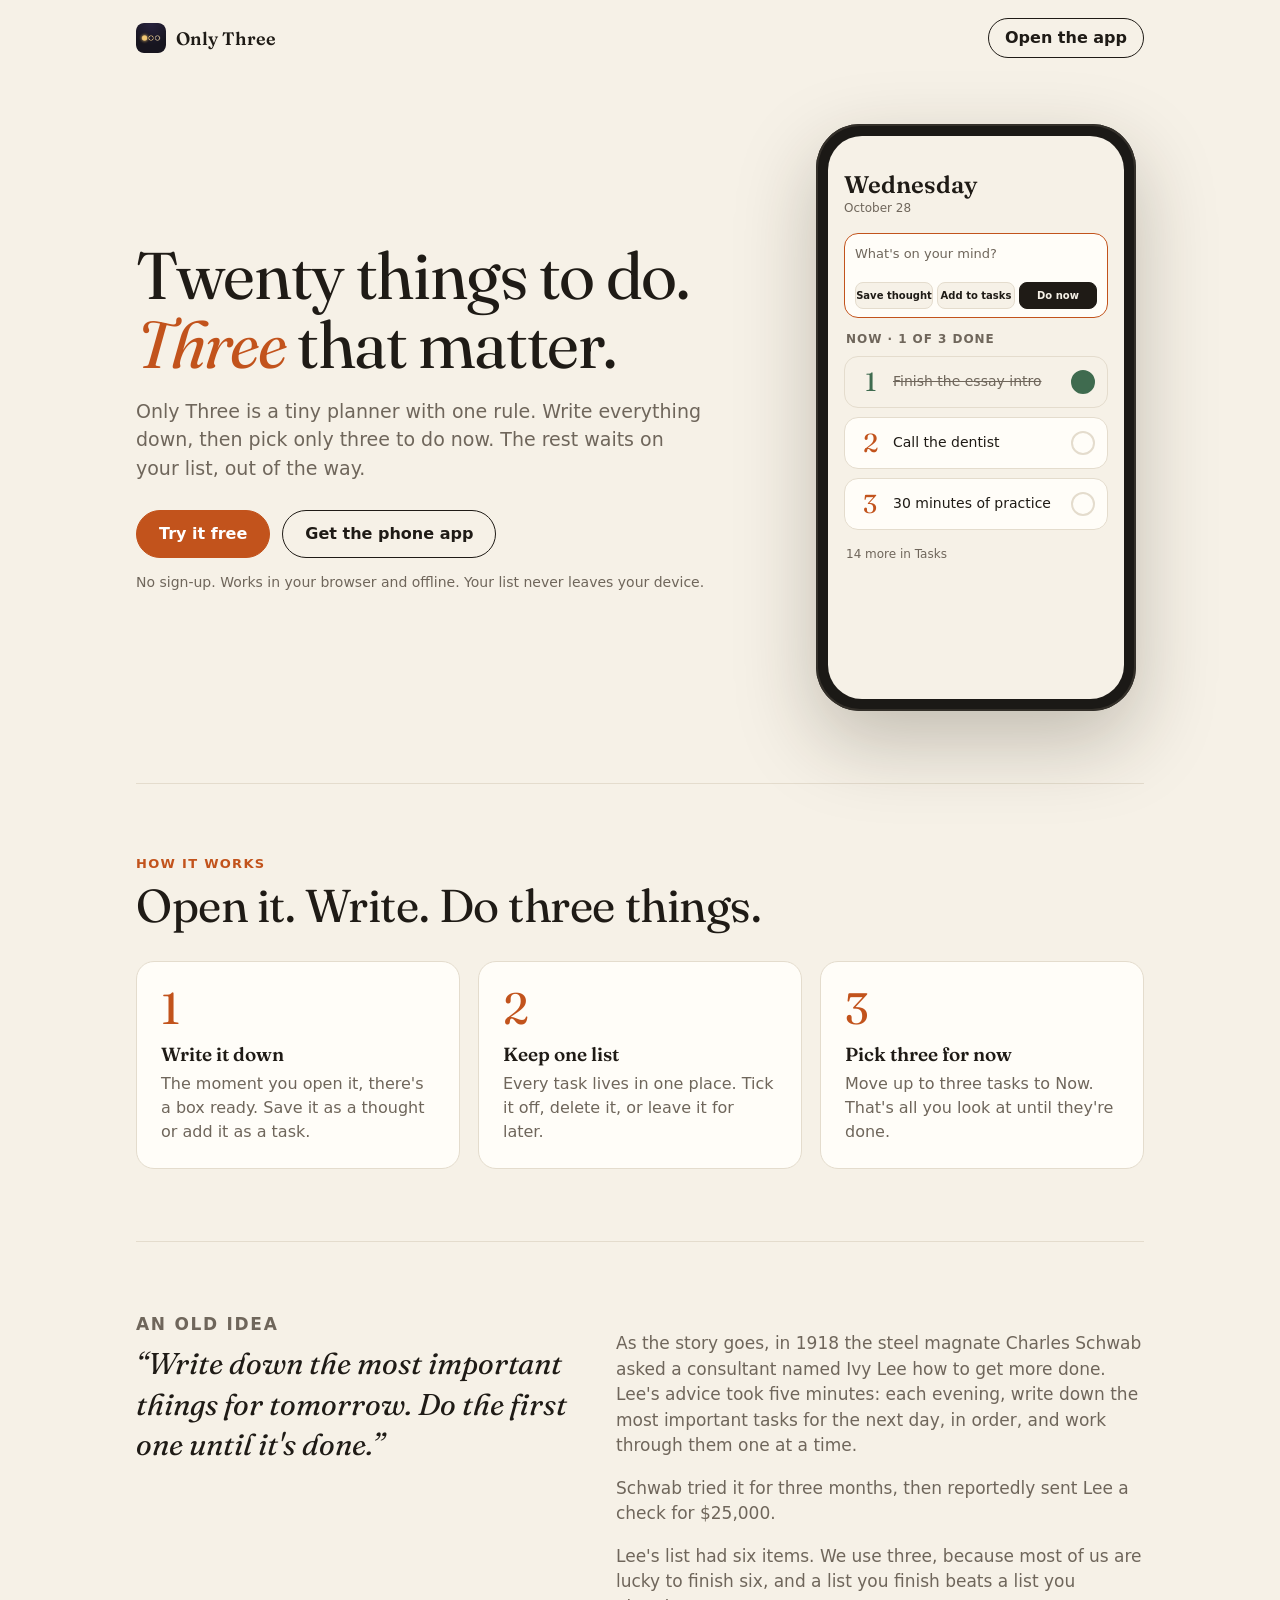
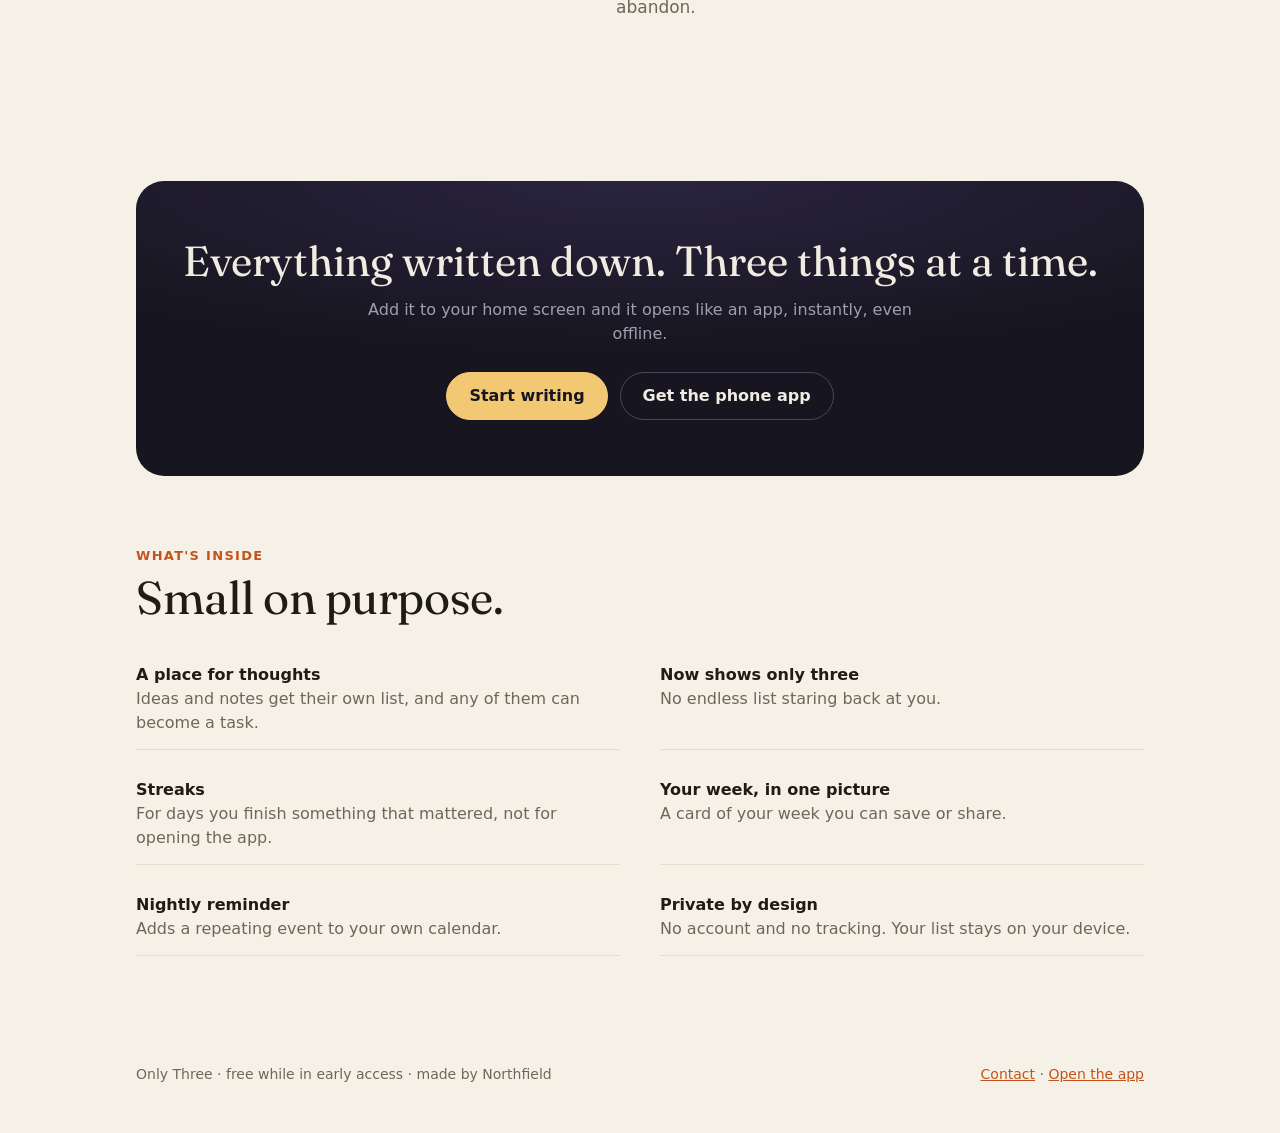
<file: index.html>
<!doctype html>
<html lang="en">
<head>
<meta charset="utf-8">
<meta name="viewport" content="width=device-width, initial-scale=1">
<title>Only Three</title>
<meta name="description" content="Write down what's on your mind, keep one list of everything to do, and pick only three to do now. Free, no sign-up.">
<meta property="og:title" content="Only Three">
<meta property="og:description" content="Every evening, pick the three things that matter tomorrow. Everything else can wait.">
<meta property="og:image" content="icons/icon-512.png">
<meta name="theme-color" content="#f6f1e7">
<link rel="manifest" href="manifest.webmanifest">
<link rel="icon" href="icons/icon.svg" type="image/svg+xml">
<link rel="apple-touch-icon" href="icons/apple-touch-icon.png">
<link rel="preload" href="fonts/fraunces.woff2" as="font" type="font/woff2" crossorigin>
<link rel="stylesheet" href="style.css">
<style>
  .page { max-width: 1040px; margin: 0 auto; padding: 0 16px; }
  .nav { display: flex; align-items: center; justify-content: space-between; padding: 18px 0; }
  .brand { display: flex; align-items: center; gap: 10px; font: 600 18px var(--serif); color: var(--ink); text-decoration: none; }
  .brand img { width: 30px; height: 30px; border-radius: 8px; }
  .hero { display: grid; grid-template-columns: 1.3fr .7fr; gap: 48px; align-items: center; padding: 48px 0 72px; }
  .hero h1 { font: 400 clamp(30px, 9.6vw, 66px)/1.04 var(--serif); letter-spacing: -.02em; margin: 0 0 18px; }
  .hero h1 em { color: var(--accent); }
  .hero p { font-size: 19px; color: var(--muted); max-width: 30em; margin: 0 0 28px; }
  .ctas { display: flex; gap: 12px; flex-wrap: wrap; }
  .tiny { font-size: 14px; color: var(--muted); margin-top: 14px; }

  /* phone mock */
  .phone { justify-self: center; width: min(320px, 100%); aspect-ratio: 9 / 16.5; border-radius: 44px; padding: 12px;
           background: #1b1916; box-shadow: 0 30px 80px rgba(40,30,15,.25), inset 0 0 0 2px #34302a; }
  .screen { height: 100%; border-radius: 34px; background: #f6f1e7; color: #1f1b16; padding: 34px 16px 16px; overflow: hidden; display: flex; flex-direction: column; }
  .screen h4 { font: 600 24px var(--serif); margin: 0; }
  .screen .s { font-size: 12px; color: #6f665b; margin-bottom: 16px; }
  .m-item { display: grid; grid-template-columns: 30px 1fr 26px; align-items: center; gap: 8px; background: #fffdf8; border: 1px solid #e4dccd;
            border-radius: 14px; padding: 12px 10px; margin-bottom: 9px; font-size: 14px; }
  .m-item b { font: 400 26px/1 var(--serif); color: #c2531c; text-align: center; }
  .m-item i { width: 24px; height: 24px; border-radius: 50%; border: 2px solid #e4dccd; }
  .m-item.d { background: transparent; } .m-item.d span { color: #6f665b; text-decoration: line-through; }
  .m-item.d b { color: #3f6b4f; } .m-item.d i { background: #3f6b4f; border-color: #3f6b4f; }
  .m-write { background: #fffdf8; border: 1px solid #c2531c; border-radius: 14px; padding: 10px 10px 8px; font-size: 13px; color: #6f665b; }
  .m-write span { display: flex; gap: 4px; margin-top: 18px; }
  .m-write i { font-style: normal; flex: 1; text-align: center; font-size: 10px; font-weight: 600; color: #1f1b16; border: 1px solid #e4dccd; border-radius: 8px; padding: 5px 0; background: #f6f1e7; }
  .m-write i.p { background: #1f1b16; color: #f6f1e7; border-color: #1f1b16; }
  .m-dusk { margin-top: auto; background: #17151f; color: #f1ece2; border-radius: 14px; padding: 12px; font-size: 13px; display: flex; justify-content: space-between; align-items: center; }
  .m-dusk span:last-child { background: #f3c873; color: #17151f; border-radius: 999px; padding: 4px 10px; font-weight: 600; }

  section.band { padding: 72px 0; border-top: 1px solid var(--line); }
  .kicker { font: 600 13px var(--sans); letter-spacing: .1em; text-transform: uppercase; color: var(--accent); margin: 0 0 10px; }
  h2.big { font: 400 clamp(30px, 4.5vw, 46px)/1.1 var(--serif); margin: 0 0 18px; letter-spacing: -.01em; }
  .steps { display: grid; grid-template-columns: repeat(3, 1fr); gap: 18px; margin-top: 30px; }
  .step { background: var(--card); border: 1px solid var(--line); border-radius: var(--radius); padding: 24px; }
  .step b { font: 400 44px/1 var(--serif); color: var(--accent); display: block; margin-bottom: 12px; }
  .step h3 { font: 600 19px var(--serif); margin: 0 0 6px; }
  .step p { margin: 0; color: var(--muted); }

  .story { display: grid; grid-template-columns: .9fr 1.1fr; gap: 48px; align-items: start; }
  .story blockquote { margin: 0; font: italic 400 clamp(22px, 3vw, 30px)/1.35 var(--serif); }
  .story p { color: var(--muted); font-size: 17px; }

  .dusk { background: radial-gradient(120% 90% at 50% 0%, #2a2440, #17151f 65%); color: #f1ece2; border-radius: 28px; padding: 56px 32px; text-align: center; margin: 72px 0; }
  .dusk h2 { font: 400 clamp(28px, 4vw, 42px)/1.15 var(--serif); margin: 0 0 12px; }
  .dusk p { color: #a49cae; max-width: 34em; margin: 0 auto 26px; }
  .dusk .btn { background: #f3c873; border-color: #f3c873; color: #17151f; }
  .dusk .btn.ghost { background: transparent; color: #f1ece2; border-color: #4a4462; }

  .feats { display: grid; grid-template-columns: repeat(2, 1fr); gap: 14px 40px; margin-top: 26px; }
  .feats div { padding: 14px 0; border-bottom: 1px solid var(--line); }
  .feats b { display: block; font-weight: 600; }
  .feats span { color: var(--muted); }

  footer { padding: 36px 0 48px; color: var(--muted); font-size: 14px; display: flex; justify-content: space-between; gap: 16px; flex-wrap: wrap; }

  @media (max-width: 820px) {
    .hero, .story { grid-template-columns: 1fr; gap: 36px; }
    .hero { padding-top: 24px; }
    .phone { width: min(270px, 80%); }
    .steps, .feats { grid-template-columns: 1fr; }
    .dusk { padding: 40px 20px; }
  }
</style>
</head>
<body>
<div class="page">
  <div class="nav">
    <a class="brand" href="./"><img src="icons/icon-192.png" alt="">Only Three</a>
    <a class="btn ghost" href="app.html" style="min-height:40px;padding:0 16px">Open the app</a>
  </div>

  <div class="hero">
    <div>
      <h1><span style="white-space:nowrap">Twenty things to do.</span><br><em>Three</em> that matter.</h1>
      <p>Only Three is a tiny planner with one rule. Write everything down, then pick only three to do now. The rest waits on your list, out of the way.</p>
      <div class="ctas">
        <a class="btn accent" href="app.html">Try it free</a>
        <a class="btn ghost" data-waitlist href="#">Get the phone app</a>
      </div>
      <div class="tiny">No sign-up. Works in your browser and offline. Your list never leaves your device.</div>
    </div>
    <div class="phone" aria-hidden="true">
      <div class="screen">
        <h4>Wednesday</h4><div class="s">October 28</div>
        <div class="m-write">What's on your mind?<span><i>Save thought</i><i>Add to tasks</i><i class="p">Do now</i></span></div>
        <div class="s" style="margin:12px 2px 8px;font-weight:600;letter-spacing:.08em">NOW · 1 OF 3 DONE</div>
        <div class="m-item d"><b>1</b><span>Finish the essay intro</span><i></i></div>
        <div class="m-item"><b>2</b><span>Call the dentist</span><i></i></div>
        <div class="m-item"><b>3</b><span>30 minutes of practice</span><i></i></div>
        <div class="s" style="margin:6px 2px 0">14 more in Tasks</div>
      </div>
    </div>
  </div>

  <section class="band">
    <p class="kicker">How it works</p>
    <h2 class="big">Open it. Write. Do three things.</h2>
    <div class="steps">
      <div class="step"><b>1</b><h3>Write it down</h3><p>The moment you open it, there's a box ready. Save it as a thought or add it as a task.</p></div>
      <div class="step"><b>2</b><h3>Keep one list</h3><p>Every task lives in one place. Tick it off, delete it, or leave it for later.</p></div>
      <div class="step"><b>3</b><h3>Pick three for now</h3><p>Move up to three tasks to Now. That's all you look at until they're done.</p></div>
    </div>
  </section>

  <section class="band story">
    <div>
      <p class="kicker">An old idea</p>
      <blockquote>“Write down the most important things for tomorrow. Do the first one until it's done.”</blockquote>
    </div>
    <div>
      <p>As the story goes, in 1918 the steel magnate Charles Schwab asked a consultant named Ivy Lee how to get more done. Lee's advice took five minutes: each evening, write down the most important tasks for the next day, in order, and work through them one at a time.</p>
      <p>Schwab tried it for three months, then reportedly sent Lee a check for $25,000.</p>
      <p>Lee's list had six items. We use three, because most of us are lucky to finish six, and a list you finish beats a list you abandon.</p>
    </div>
  </section>

  <div class="dusk">
    <h2>Everything written down. Three things at a time.</h2>
    <p>Add it to your home screen and it opens like an app, instantly, even offline.</p>
    <div class="ctas" style="justify-content:center"><a class="btn" href="app.html?write=1">Start writing</a><a class="btn ghost" data-waitlist href="#">Get the phone app</a></div>
  </div>

  <section class="band" style="border-top:0;padding-top:0">
    <p class="kicker">What's inside</p>
    <h2 class="big">Small on purpose.</h2>
    <div class="feats">
      <div><b>A place for thoughts</b><span>Ideas and notes get their own list, and any of them can become a task.</span></div>
      <div><b>Now shows only three</b><span>No endless list staring back at you.</span></div>
      <div><b>Streaks</b><span>For days you finish something that mattered, not for opening the app.</span></div>
      <div><b>Your week, in one picture</b><span>A card of your week you can save or share.</span></div>
      <div><b>Nightly reminder</b><span>Adds a repeating event to your own calendar.</span></div>
      <div><b>Private by design</b><span>No account and no tracking. Your list stays on your device.</span></div>
    </div>
  </section>

  <footer>
    <span>Only Three · free while in early access · made by Northfield</span>
    <span><a data-contact href="#">Contact</a> · <a href="app.html">Open the app</a></span>
  </footer>
</div>
<script src="config.js"></script>
<script>
  (function () {
    var C = window.ONLY_THREE || {};
    var wl = C.waitlistUrl || "mailto:" + C.contactEmail + "?subject=" + encodeURIComponent("Only Three phone app waitlist") +
      "&body=" + encodeURIComponent("Please tell me when the phone app is out.");
    document.querySelectorAll("[data-waitlist]").forEach(function (a) { a.href = wl; if (C.waitlistUrl) { a.target = "_blank"; a.rel = "noopener"; } });
    document.querySelectorAll("[data-contact]").forEach(function (a) { a.href = "mailto:" + C.contactEmail; });
    if (C.goatcounter) { var s = document.createElement("script"); s.async = true; s.src = "//gc.zgo.at/count.js";
      s.dataset.goatcounter = "https://" + C.goatcounter + ".goatcounter.com/count"; document.body.appendChild(s); }
  })();
</script>
</body>
</html>
</file>
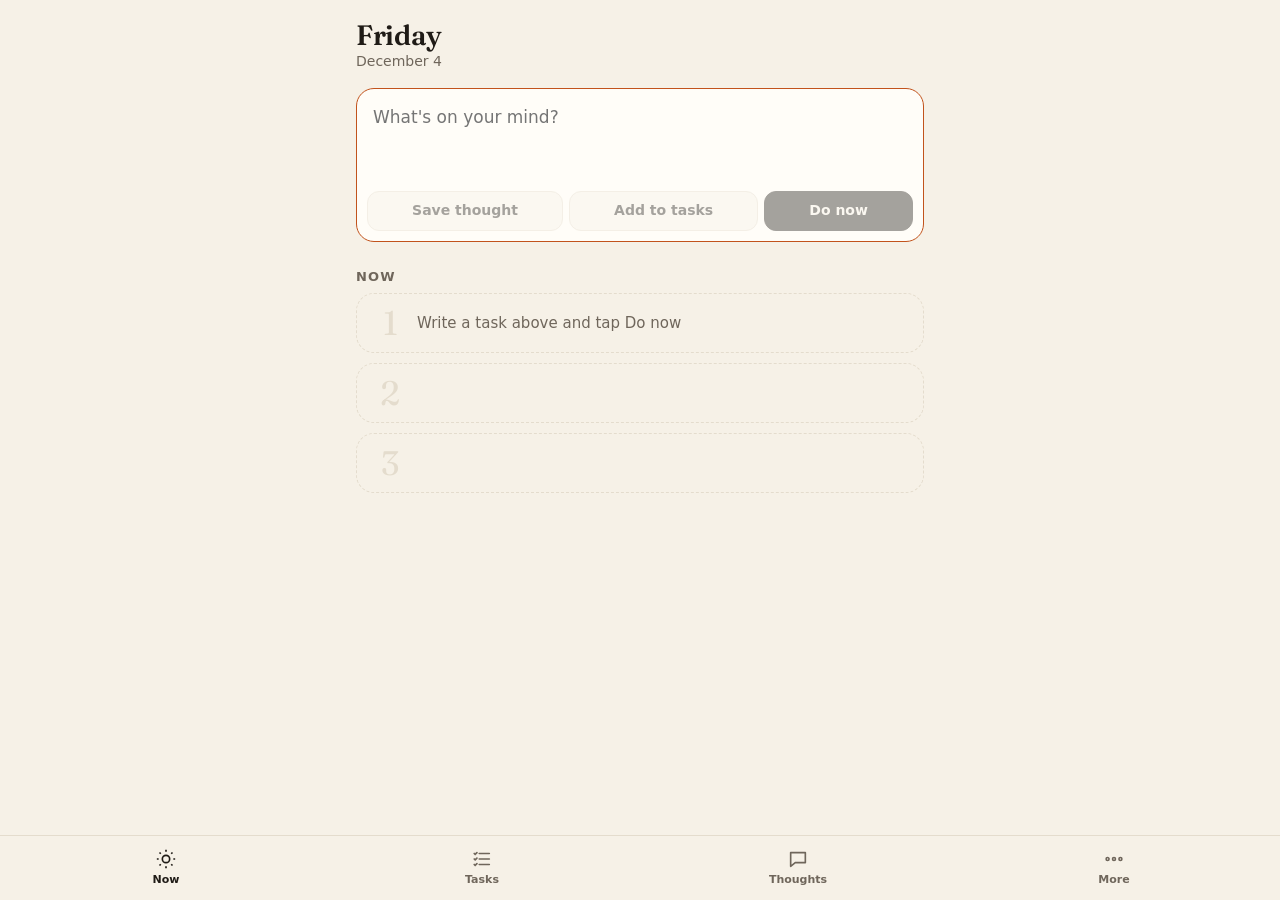
<file: app.html>
<!doctype html>
<html lang="en">
<head>
<meta charset="utf-8">
<meta name="viewport" content="width=device-width, initial-scale=1, viewport-fit=cover, interactive-widget=resizes-content">
<title>Only Three</title>
<meta name="description" content="Write down what's on your mind, keep one list of tasks, and pick up to three to do now.">
<meta name="theme-color" content="#f6f1e7" media="(prefers-color-scheme: light)">
<meta name="theme-color" content="#15130f" media="(prefers-color-scheme: dark)">
<meta name="apple-mobile-web-app-capable" content="yes">
<meta name="mobile-web-app-capable" content="yes">
<meta name="apple-mobile-web-app-status-bar-style" content="default">
<meta name="apple-mobile-web-app-title" content="Only Three">
<link rel="manifest" href="manifest.webmanifest">
<link rel="icon" href="icons/icon.svg" type="image/svg+xml">
<link rel="apple-touch-icon" href="icons/apple-touch-icon.png">
<link rel="preload" href="fonts/fraunces.woff2" as="font" type="font/woff2" crossorigin>
<link rel="stylesheet" href="style.css">
<style>
  body { min-height: 100dvh; padding-bottom: calc(76px + env(safe-area-inset-bottom)); }
  .wrap { max-width: 600px; margin: 0 auto; padding: calc(16px + env(safe-area-inset-top)) 16px 28px; }
  header.top { display: flex; align-items: center; justify-content: space-between; gap: 12px; margin: 4px 0 16px; min-height: 40px; }
  header.top h1 { font: 600 28px/1.1 var(--serif); margin: 0; letter-spacing: -.01em; }
  header.top .sub { color: var(--muted); font-size: 14px; }
  .chip { display: inline-flex; align-items: center; gap: 6px; font-size: 13px; font-weight: 600; color: var(--accent);
          background: var(--accent-soft); border-radius: 999px; padding: 4px 10px; white-space: nowrap; }
  .chip .dot { width: 7px; height: 7px; border-radius: 50%; background: currentColor; }
  .h2 { display: flex; align-items: baseline; justify-content: space-between; gap: 10px; margin: 28px 0 10px; }
  .h2 h2 { font: 600 13px/1 var(--sans); letter-spacing: .09em; text-transform: uppercase; color: var(--muted); margin: 0; }
  .h2 .linkish { font-size: 14px; }
  .linkish { background: none; border: 0; padding: 4px 0; color: var(--accent); font-weight: 600; font-size: 15px; }

  /* the write box: always ready */
  .write { background: var(--card); border: 1px solid var(--line); border-radius: var(--radius); padding: 4px; transition: border-color .15s; }
  .write:focus-within { border-color: var(--accent); }
  .write textarea { display: block; width: 100%; min-height: 92px; max-height: 50vh; border: 0; outline: none; resize: none; background: transparent;
                    padding: 12px 12px 6px; font-size: 17px; line-height: 1.45; }
  .write .acts { display: flex; gap: 6px; padding: 6px; flex-wrap: wrap; }
  .write .acts button { flex: 1 1 auto; min-height: 40px; border-radius: 12px; border: 1px solid var(--line); background: var(--paper);
                        font-weight: 600; font-size: 14px; padding: 0 12px; white-space: nowrap; }
  .write .acts button.pri { background: var(--ink); border-color: var(--ink); color: var(--paper); }
  .write .acts button:disabled { opacity: .4; }
  .write .hint { font-size: 12px; color: var(--muted); padding: 0 12px 8px; }

  /* Now: the three */
  .three { display: grid; gap: 10px; }
  .item { display: grid; grid-template-columns: 38px 1fr 44px; align-items: center; gap: 8px; background: var(--card); border: 1px solid var(--line);
          border-radius: var(--radius); padding: 10px 8px 10px 14px; min-height: 70px; }
  .item .num { font: 400 34px/1 var(--serif); color: var(--accent); text-align: center; }
  .item .text { font-size: 17px; line-height: 1.35; overflow-wrap: anywhere; background: none; border: 0; text-align: left; padding: 6px 0; }
  .item.done { background: transparent; }
  .item.done .text { color: var(--muted); text-decoration: line-through; }
  .item.done .num { color: var(--done); }
  .slot { border: 1.5px dashed var(--line); border-radius: var(--radius); min-height: 60px; display: grid; grid-template-columns: 38px 1fr; align-items: center;
          gap: 8px; padding: 10px 14px; color: var(--muted); background: none; text-align: left; width: 100%; font-size: 15px; }
  .slot .num { font: 400 34px/1 var(--serif); color: var(--line); text-align: center; }
  .check { width: 40px; height: 40px; border-radius: 50%; border: 2px solid var(--line); background: transparent; display: grid; place-items: center; padding: 0; }
  .check svg { width: 20px; height: 20px; opacity: 0; transform: scale(.6); transition: all .15s; }
  .done .check, .row.done .check { background: var(--done); border-color: var(--done); color: #fff; }
  .done .check svg, .row.done .check svg { opacity: 1; transform: none; }
  .finished { margin-top: 12px; text-align: center; padding: 14px; border-radius: var(--radius); background: radial-gradient(120% 140% at 50% 0%, var(--accent-soft), transparent 70%); }
  .finished b { display: block; font: 600 20px/1.2 var(--serif); }
  .finished span { color: var(--muted); font-size: 14px; }

  /* task + thought rows */
  .add { display: flex; gap: 8px; margin-bottom: 8px; }
  .add input { flex: 1; min-width: 0; min-height: 48px; border: 1px solid var(--line); border-radius: 14px; background: var(--card); padding: 0 14px; font-size: 16px; outline: none; }
  .add input:focus { border-color: var(--accent); }
  .add .btn { min-height: 48px; padding: 0 18px; }
  .rows { list-style: none; margin: 0; padding: 0; }
  .row { display: grid; grid-template-columns: 40px 1fr auto; align-items: center; gap: 10px; padding: 8px 0; border-bottom: 1px solid var(--line); }
  .row .check { width: 32px; height: 32px; }
  .row .check svg { width: 16px; height: 16px; }
  .row .t { background: none; border: 0; padding: 6px 0; text-align: left; font-size: 16px; overflow-wrap: anywhere; }
  .row.done .t { color: var(--muted); text-decoration: line-through; }
  .row .tools { display: flex; gap: 4px; }
  .ic { width: 38px; height: 38px; border-radius: 10px; border: 0; background: none; color: var(--muted); display: grid; place-items: center; padding: 0; }
  .ic svg { width: 20px; height: 20px; }
  .ic:hover { background: var(--accent-soft); color: var(--accent); }
  .pill { min-height: 32px; padding: 0 12px; border-radius: 999px; border: 1px solid var(--line); background: none; font-size: 13px; font-weight: 600; color: var(--ink); }
  .pill.on { background: var(--accent); border-color: var(--accent); color: #fff; }
  .thought { padding: 12px 0; border-bottom: 1px solid var(--line); }
  .thought .when { font-size: 12px; color: var(--muted); }
  .thought .body { white-space: pre-wrap; overflow-wrap: anywhere; font-size: 16px; margin: 4px 0 6px; background: none; border: 0; padding: 0; text-align: left; width: 100%; }
  .thought .tools { display: flex; gap: 14px; }
  .empty { color: var(--muted); padding: 20px 0; text-align: center; font-size: 15px; }

  /* more */
  .stats { display: grid; grid-template-columns: repeat(3, 1fr); gap: 8px; }
  .stat { background: var(--card); border: 1px solid var(--line); border-radius: 14px; padding: 12px; text-align: center; }
  .stat b { display: block; font: 600 24px/1.1 var(--serif); }
  .stat span { font-size: 12px; color: var(--muted); }
  .week { display: grid; grid-template-columns: repeat(7, 1fr); gap: 6px; margin-top: 10px; text-align: center; font-size: 12px; color: var(--muted); }
  .week .d { display: grid; gap: 5px; justify-items: center; padding: 8px 0; border-radius: 12px; }
  .week .d.today { background: var(--card); outline: 1px solid var(--line); }
  .week i { width: 14px; height: 14px; border-radius: 50%; border: 2px solid var(--line); display: block; }
  .week i.f { background: var(--done); border-color: var(--done); }
  .set { display: flex; align-items: center; justify-content: space-between; gap: 12px; padding: 13px 0; border-bottom: 1px solid var(--line); }
  .set small { display: block; color: var(--muted); }
  .set input[type=time], .set select { background: var(--card); border: 1px solid var(--line); border-radius: 10px; padding: 8px 10px; color: var(--ink); }
  .fine { font-size: 13px; color: var(--muted); margin-top: 20px; }

  /* nav */
  nav.tabs { position: fixed; left: 0; right: 0; bottom: 0; z-index: 20; background: var(--paper); border-top: 1px solid var(--line);
             padding: 4px 8px calc(4px + env(safe-area-inset-bottom)); display: grid; grid-template-columns: repeat(4, 1fr); }
  nav.tabs button { background: none; border: 0; padding: 8px 0; display: grid; justify-items: center; gap: 2px; font-size: 11px; font-weight: 600; color: var(--muted); position: relative; }
  nav.tabs button svg { width: 22px; height: 22px; }
  nav.tabs button[aria-current="page"] { color: var(--ink); }
  nav.tabs .n { position: absolute; top: 2px; left: calc(50% + 8px); font-size: 10px; background: var(--accent); color: #fff; border-radius: 999px; padding: 0 5px; line-height: 16px; }
  body.typing nav.tabs { display: none; }

  /* sheet + toast */
  .scrim { position: fixed; inset: 0; background: rgba(15,12,8,.42); z-index: 40; }
  .sheet { position: fixed; left: 0; right: 0; bottom: 0; z-index: 41; max-width: 600px; margin: 0 auto; background: var(--card);
           border-radius: 22px 22px 0 0; padding: 18px 16px calc(18px + env(safe-area-inset-bottom)); animation: up .18s ease-out; }
  @keyframes up { from { transform: translateY(40px); opacity: 0; } }
  .sheet h3 { font: 600 19px/1.2 var(--serif); margin: 2px 0 12px; }
  .sheet textarea { width: 100%; border: 1px solid var(--line); border-radius: 14px; background: var(--paper); padding: 12px 14px; font-size: 17px; resize: vertical; outline: none; min-height: 90px; }
  .sheet .actions { display: flex; gap: 8px; flex-wrap: wrap; margin-top: 12px; }
  .sheet .actions .btn { flex: 1 1 40%; min-height: 46px; padding: 0 12px; }
  .toast { position: fixed; left: 50%; bottom: calc(86px + env(safe-area-inset-bottom)); transform: translateX(-50%); z-index: 60;
           background: var(--ink); color: var(--paper); padding: 8px 8px 8px 16px; border-radius: 999px; font-size: 14px; display: flex; align-items: center; gap: 10px;
           box-shadow: 0 6px 20px rgba(0,0,0,.18); max-width: calc(100vw - 32px); }
  .toast button { background: none; border: 0; color: var(--glow); font-weight: 700; padding: 6px 10px; }
  .toast:not(:has(button)) { padding-right: 16px; }
  @keyframes pop { 40% { transform: scale(1.03); } }
  .just { animation: pop .3s ease; }
  @media (prefers-reduced-motion: reduce) { * { animation: none !important; transition: none !important; } }
  [hidden] { display: none !important; }
</style>
</head>
<body>
<main class="wrap" id="view"></main>

<nav class="tabs" id="tabs">
  <button data-tab="home"><svg viewBox="0 0 24 24" fill="none" stroke="currentColor" stroke-width="1.8"><circle cx="12" cy="12" r="4"/><path d="M12 2v2M12 20v2M4.9 4.9l1.4 1.4M17.7 17.7l1.4 1.4M2 12h2M20 12h2M4.9 19.1l1.4-1.4M17.7 6.3l1.4-1.4"/></svg>Now</button>
  <button data-tab="tasks"><svg viewBox="0 0 24 24" fill="none" stroke="currentColor" stroke-width="1.8" stroke-linecap="round"><path d="M9 6h11M9 12h11M9 18h11"/><path d="M3.5 6l1 1 2-2M3.5 12l1 1 2-2M3.5 18l1 1 2-2"/></svg>Tasks</button>
  <button data-tab="thoughts"><svg viewBox="0 0 24 24" fill="none" stroke="currentColor" stroke-width="1.8" stroke-linejoin="round"><path d="M4 5h16v11H9l-5 4z"/></svg>Thoughts</button>
  <button data-tab="more"><svg viewBox="0 0 24 24" fill="none" stroke="currentColor" stroke-width="1.8"><circle cx="5" cy="12" r="1.6"/><circle cx="12" cy="12" r="1.6"/><circle cx="19" cy="12" r="1.6"/></svg>More</button>
</nav>

<div class="scrim" id="scrim" hidden></div>
<div class="sheet" id="sheet" role="dialog" aria-modal="true" hidden></div>
<div class="toast" id="toast" role="status" hidden></div>

<script src="config.js"></script>
<script src="app.js"></script>
</body>
</html>
</file>
<file: style.css>
/* Only Three: paper by day, dusk at night */
@font-face { font-family: "Fraunces"; font-style: normal; font-weight: 400 600; font-display: swap; src: url(fonts/fraunces.woff2) format("woff2"); }
@font-face { font-family: "Fraunces"; font-style: italic; font-weight: 400; font-display: swap; src: url(fonts/fraunces-italic.woff2) format("woff2"); }
:root {
  --paper: #f6f1e7;
  --card: #fffdf8;
  --ink: #1f1b16;
  --muted: #6f665b;
  --line: #e4dccd;
  --accent: #c2531c;
  --accent-soft: #f3e0d2;
  --done: #3f6b4f;
  --dusk: #17151f;
  --dusk-card: #221f2d;
  --dusk-ink: #f1ece2;
  --dusk-muted: #a49cae;
  --glow: #f3c873;
  --radius: 18px;
  --serif: "Fraunces", Georgia, "Times New Roman", serif;
  --sans: system-ui, -apple-system, "Segoe UI", Roboto, sans-serif;
  color-scheme: light;
}
@media (prefers-color-scheme: dark) {
  :root:not([data-theme="light"]) {
    --paper: #15130f; --card: #1f1c17; --ink: #f1ece2; --muted: #a39a8c;
    --line: #333027; --accent: #e07a45; --accent-soft: #3a2a20; --done: #7fb08e;
    color-scheme: dark;
  }
}
:root[data-theme="dark"] {
  --paper: #15130f; --card: #1f1c17; --ink: #f1ece2; --muted: #a39a8c;
  --line: #333027; --accent: #e07a45; --accent-soft: #3a2a20; --done: #7fb08e;
  color-scheme: dark;
}

* { box-sizing: border-box; }
html, body { margin: 0; }
body {
  background: var(--paper);
  color: var(--ink);
  font: 16px/1.5 var(--sans);
  -webkit-font-smoothing: antialiased;
  -webkit-tap-highlight-color: transparent;
}
button, input, textarea { font: inherit; color: inherit; }
button { cursor: pointer; }
a { color: var(--accent); }
.serif { font-family: var(--serif); }
.muted { color: var(--muted); }

.btn {
  display: inline-flex; align-items: center; justify-content: center; gap: 8px;
  min-height: 48px; padding: 0 22px; border-radius: 999px;
  border: 1px solid var(--ink); background: var(--ink); color: var(--paper);
  font-weight: 600; text-decoration: none; transition: transform .12s ease, opacity .2s;
}
.btn:active { transform: scale(.97); }
.btn.ghost { background: transparent; color: var(--ink); }
.btn.accent { background: var(--accent); border-color: var(--accent); color: #fff; }
.btn[disabled] { opacity: .35; pointer-events: none; }
</file>
